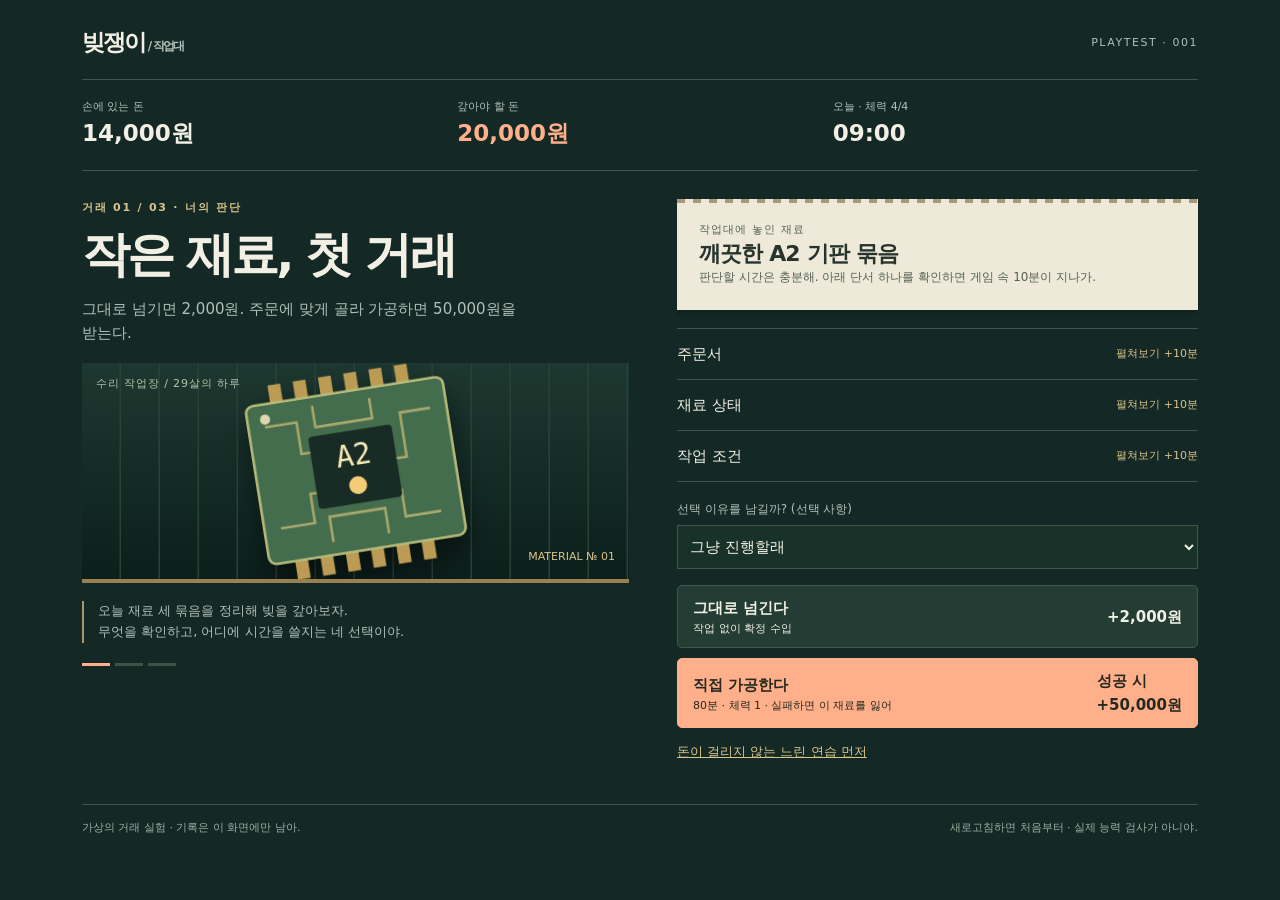
<file: debt-lab/index.html>
<!doctype html><html lang="ko"><meta charset="utf-8"><meta name="viewport" content="width=device-width,initial-scale=1"><meta http-equiv="refresh" content="0;url=./20261127-194722/"><title>빚쟁이 작업대</title><a href="./20261127-194722/">빚쟁이 작업대 열기</a></html>
</file>
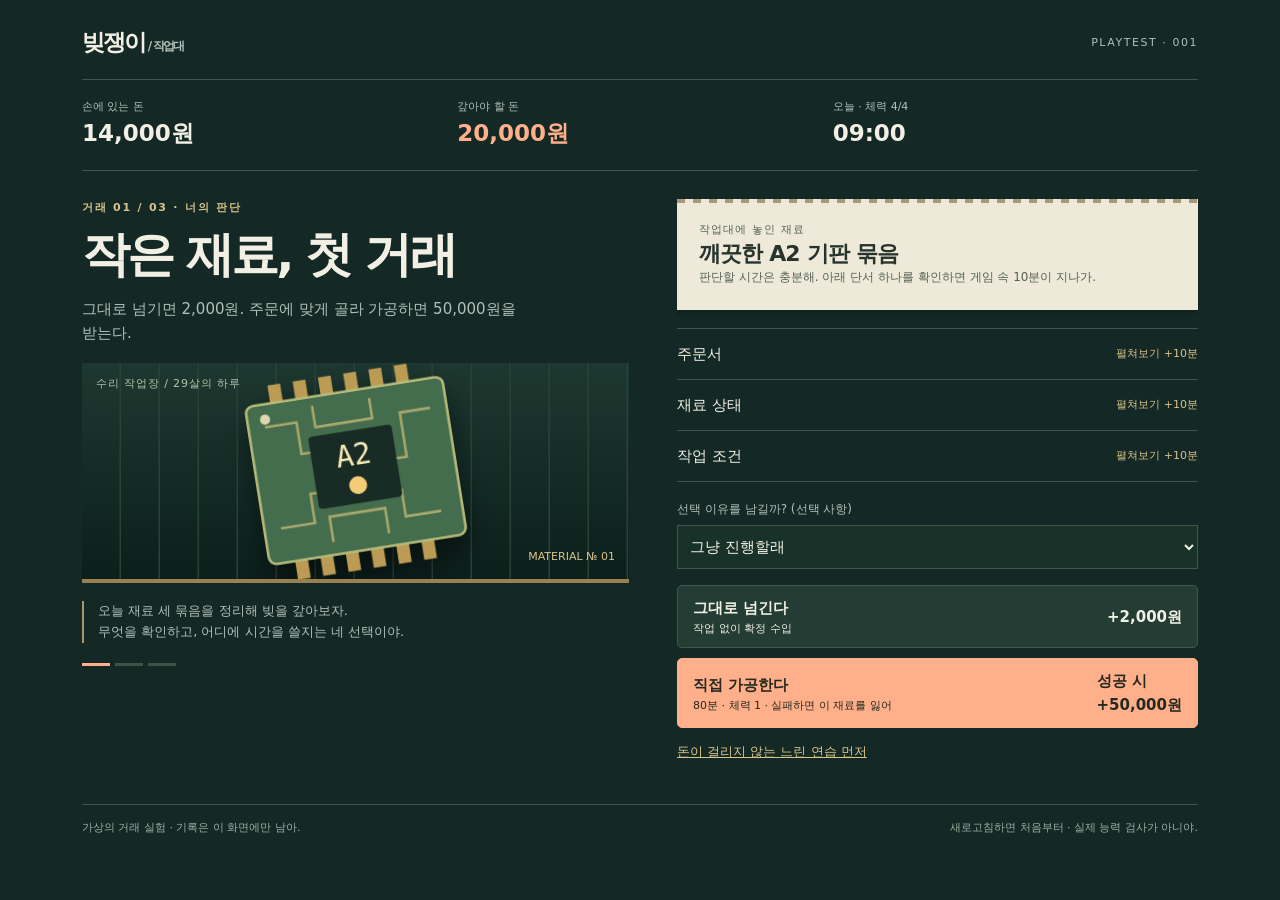
<file: debt-lab/20261127-194535/index.html>
<!doctype html>
<html lang="ko">
<head><meta charset="UTF-8"><meta name="viewport" content="width=device-width,initial-scale=1,viewport-fit=cover"><meta name="theme-color" content="#142925"><title>빚쟁이 · 작업대 실험</title><link rel="stylesheet" href="style.css"></head>
<body><div id="app"><p class="boot">작업대에 불을 켜는 중…</p></div><noscript>이 실험은 JavaScript가 필요해. 브라우저 설정에서 켜줘.</noscript><script type="module" src="app.mjs"></script><script>window.addEventListener('error',()=>{if(document.querySelector('.boot'))document.querySelector('.boot').textContent='작업대를 열지 못했어. 인터넷 연결을 확인하고 새로고침해줘.'})</script></body>
</html>
</file>
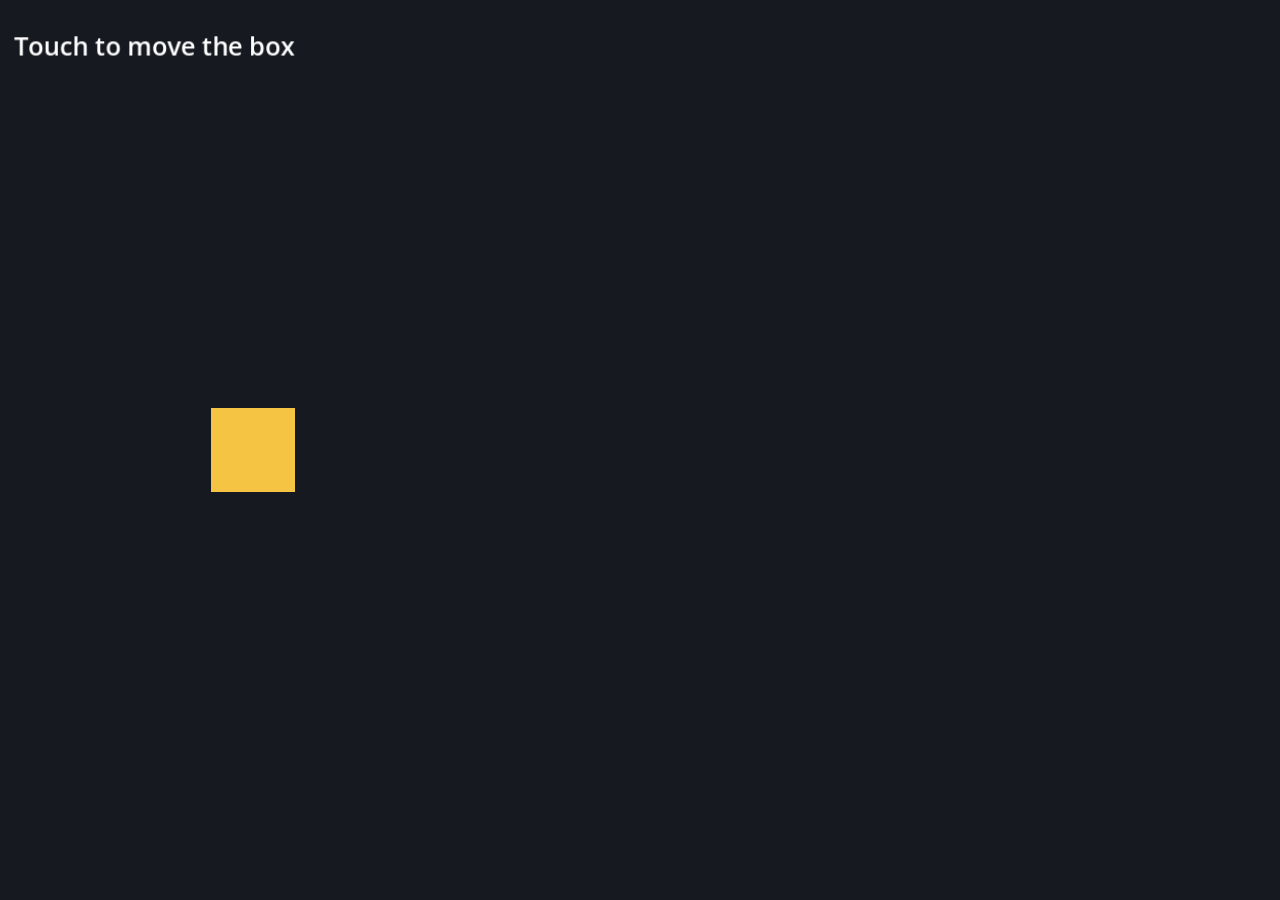
<file: touch-test/20261127-173913/index.html>
<!DOCTYPE html>
<html lang="en">
	<head>
		<meta charset="utf-8">
		<meta name="viewport" content="width=device-width, user-scalable=no, initial-scale=1.0">
		<title>Touch Test</title>
		<style>
html, body, #canvas {
	margin: 0;
	padding: 0;
	border: 0;
}

body {
	color: white;
	background-color: black;
	overflow: hidden;
	touch-action: none;
}

#canvas {
	display: block;
}

#canvas:focus {
	outline: none;
}

#status, #status-splash, #status-progress {
	position: absolute;
	left: 0;
	right: 0;
}

#status, #status-splash {
	top: 0;
	bottom: 0;
}

#status {
	background-color: #242424;
	display: flex;
	flex-direction: column;
	justify-content: center;
	align-items: center;
	visibility: hidden;
}

#status-splash {
	max-height: 100%;
	max-width: 100%;
	margin: auto;
}

#status-splash.show-image--false {
	display: none;
}

#status-splash.fullsize--true {
	height: 100%;
	width: 100%;
	object-fit: contain;
}

#status-splash.use-filter--false {
	image-rendering: pixelated;
}

#status-progress, #status-notice {
	display: none;
}

#status-progress {
	bottom: 10%;
	width: 50%;
	margin: 0 auto;
}

#status-notice {
	background-color: #5b3943;
	border-radius: 0.5rem;
	border: 1px solid #9b3943;
	color: #e0e0e0;
	font-family: 'Noto Sans', 'Droid Sans', Arial, sans-serif;
	line-height: 1.3;
	margin: 0 2rem;
	overflow: hidden;
	padding: 1rem;
	text-align: center;
	z-index: 1;
}
		</style>
		<link id="-gd-engine-icon" rel="icon" type="image/png" href="index.icon.png" />
<link rel="apple-touch-icon" href="index.apple-touch-icon.png"/>
<meta name="viewport" content="width=device-width, initial-scale=1, maximum-scale=1, user-scalable=no">
	</head>
	<body>
		<canvas id="canvas">
			Your browser does not support the canvas tag.
		</canvas>

		<noscript>
			Your browser does not support JavaScript.
		</noscript>

		<div id="status">
			<img id="status-splash" class="show-image--true fullsize--true use-filter--true" src="index.png" alt="">
			<progress id="status-progress"></progress>
			<div id="status-notice"></div>
		</div>

		<script src="index.js"></script>
		<script>
const GODOT_CONFIG = {"args":[],"canvasResizePolicy":2,"emscriptenPoolSize":8,"ensureCrossOriginIsolationHeaders":true,"executable":"index","experimentalVK":false,"fileSizes":{"index.pck":3544,"index.wasm":39514754},"focusCanvas":true,"gdextensionLibs":[],"godotPoolSize":4};
const GODOT_THREADS_ENABLED = false;
const engine = new Engine(GODOT_CONFIG);

(function () {
	const statusOverlay = document.getElementById('status');
	const statusProgress = document.getElementById('status-progress');
	const statusNotice = document.getElementById('status-notice');

	let initializing = true;
	let statusMode = '';

	function setStatusMode(mode) {
		if (statusMode === mode || !initializing) {
			return;
		}
		if (mode === 'hidden') {
			statusOverlay.remove();
			initializing = false;
			return;
		}
		statusOverlay.style.visibility = 'visible';
		statusProgress.style.display = mode === 'progress' ? 'block' : 'none';
		statusNotice.style.display = mode === 'notice' ? 'block' : 'none';
		statusMode = mode;
	}

	function setStatusNotice(text) {
		while (statusNotice.lastChild) {
			statusNotice.removeChild(statusNotice.lastChild);
		}
		const lines = text.split('\n');
		lines.forEach((line) => {
			statusNotice.appendChild(document.createTextNode(line));
			statusNotice.appendChild(document.createElement('br'));
		});
	}

	function displayFailureNotice(err) {
		console.error(err);
		if (err instanceof Error) {
			setStatusNotice(err.message);
		} else if (typeof err === 'string') {
			setStatusNotice(err);
		} else {
			setStatusNotice('An unknown error occurred.');
		}
		setStatusMode('notice');
		initializing = false;
	}

	const missing = Engine.getMissingFeatures({
		threads: GODOT_THREADS_ENABLED,
	});

	if (missing.length !== 0) {
		if (GODOT_CONFIG['serviceWorker'] && GODOT_CONFIG['ensureCrossOriginIsolationHeaders'] && 'serviceWorker' in navigator) {
			let serviceWorkerRegistrationPromise;
			try {
				serviceWorkerRegistrationPromise = navigator.serviceWorker.getRegistration();
			} catch (err) {
				serviceWorkerRegistrationPromise = Promise.reject(new Error('Service worker registration failed.'));
			}
			// There's a chance that installing the service worker would fix the issue
			Promise.race([
				serviceWorkerRegistrationPromise.then((registration) => {
					if (registration != null) {
						return Promise.reject(new Error('Service worker already exists.'));
					}
					return registration;
				}).then(() => engine.installServiceWorker()),
				// For some reason, `getRegistration()` can stall
				new Promise((resolve) => {
					setTimeout(() => resolve(), 2000);
				}),
			]).then(() => {
				// Reload if there was no error.
				window.location.reload();
			}).catch((err) => {
				console.error('Error while registering service worker:', err);
			});
		} else {
			// Display the message as usual
			const missingMsg = 'Error\nThe following features required to run Godot projects on the Web are missing:\n';
			displayFailureNotice(missingMsg + missing.join('\n'));
		}
	} else {
		setStatusMode('progress');
		engine.startGame({
			'onProgress': function (current, total) {
				if (current > 0 && total > 0) {
					statusProgress.value = current;
					statusProgress.max = total;
				} else {
					statusProgress.removeAttribute('value');
					statusProgress.removeAttribute('max');
				}
			},
		}).then(() => {
			setStatusMode('hidden');
		}, displayFailureNotice);
	}
}());
		</script>
	</body>
</html>
</file>
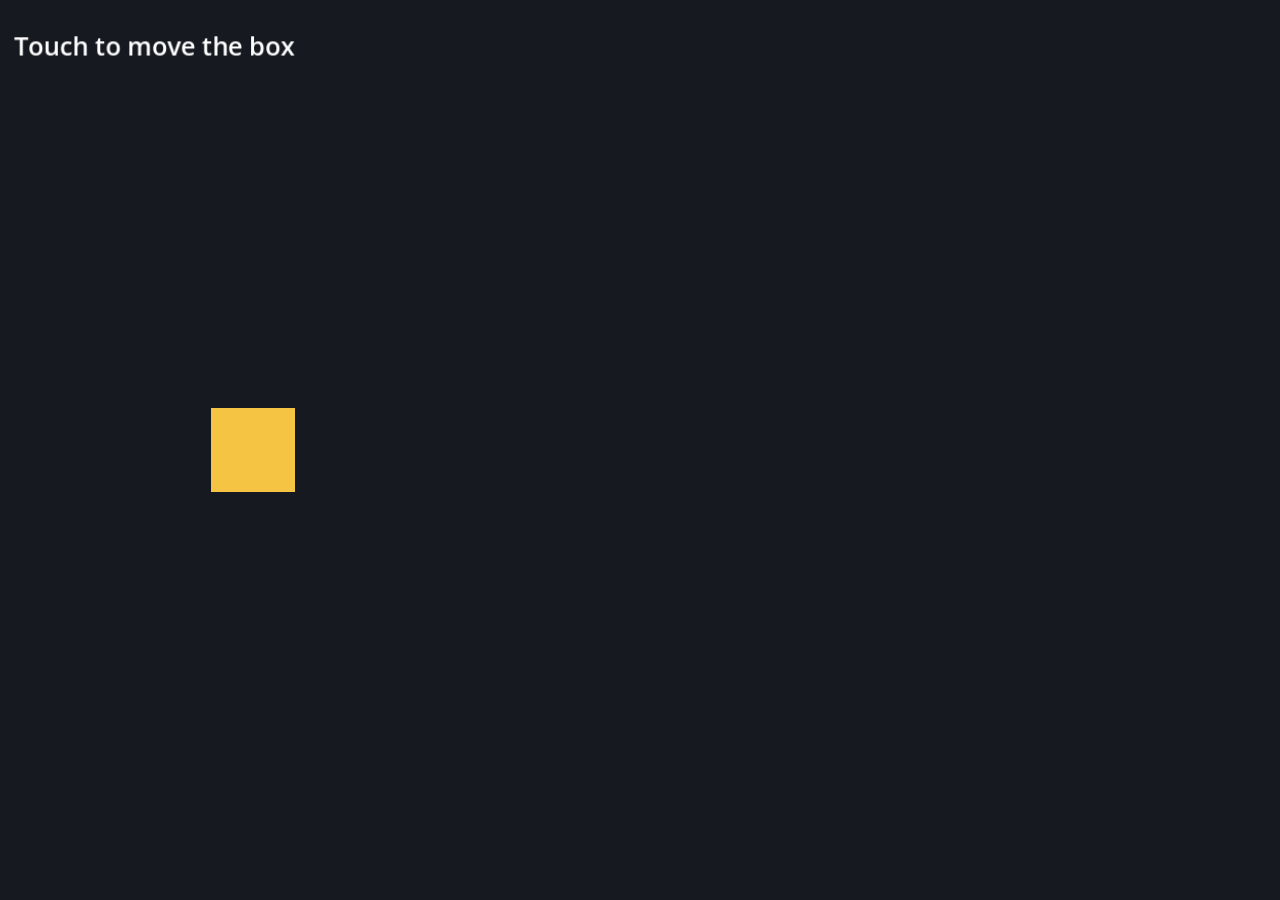
<file: touch-test/20261127-174317/index.html>
<!DOCTYPE html>
<html lang="en">
	<head>
		<meta charset="utf-8">
		<meta name="viewport" content="width=device-width, user-scalable=no, initial-scale=1.0">
		<title>Touch Test</title>
		<style>
html, body, #canvas {
	margin: 0;
	padding: 0;
	border: 0;
}

body {
	color: white;
	background-color: black;
	overflow: hidden;
	touch-action: none;
}

#canvas {
	display: block;
}

#canvas:focus {
	outline: none;
}

#status, #status-splash, #status-progress {
	position: absolute;
	left: 0;
	right: 0;
}

#status, #status-splash {
	top: 0;
	bottom: 0;
}

#status {
	background-color: #242424;
	display: flex;
	flex-direction: column;
	justify-content: center;
	align-items: center;
	visibility: hidden;
}

#status-splash {
	max-height: 100%;
	max-width: 100%;
	margin: auto;
}

#status-splash.show-image--false {
	display: none;
}

#status-splash.fullsize--true {
	height: 100%;
	width: 100%;
	object-fit: contain;
}

#status-splash.use-filter--false {
	image-rendering: pixelated;
}

#status-progress, #status-notice {
	display: none;
}

#status-progress {
	bottom: 10%;
	width: 50%;
	margin: 0 auto;
}

#status-notice {
	background-color: #5b3943;
	border-radius: 0.5rem;
	border: 1px solid #9b3943;
	color: #e0e0e0;
	font-family: 'Noto Sans', 'Droid Sans', Arial, sans-serif;
	line-height: 1.3;
	margin: 0 2rem;
	overflow: hidden;
	padding: 1rem;
	text-align: center;
	z-index: 1;
}
		</style>
		<link id="-gd-engine-icon" rel="icon" type="image/png" href="index.icon.png" />
<link rel="apple-touch-icon" href="index.apple-touch-icon.png"/>
<meta name="viewport" content="width=device-width, initial-scale=1, maximum-scale=1, user-scalable=no">
	</head>
	<body>
		<canvas id="canvas">
			Your browser does not support the canvas tag.
		</canvas>

		<noscript>
			Your browser does not support JavaScript.
		</noscript>

		<div id="status">
			<img id="status-splash" class="show-image--true fullsize--true use-filter--true" src="index.png" alt="">
			<progress id="status-progress"></progress>
			<div id="status-notice"></div>
		</div>

		<script src="index.js"></script>
		<script>
const GODOT_CONFIG = {"args":[],"canvasResizePolicy":2,"emscriptenPoolSize":8,"ensureCrossOriginIsolationHeaders":true,"executable":"index","experimentalVK":false,"fileSizes":{"index.pck":281020,"index.wasm":39514754},"focusCanvas":true,"gdextensionLibs":[],"godotPoolSize":4};
const GODOT_THREADS_ENABLED = false;
const engine = new Engine(GODOT_CONFIG);

(function () {
	const statusOverlay = document.getElementById('status');
	const statusProgress = document.getElementById('status-progress');
	const statusNotice = document.getElementById('status-notice');

	let initializing = true;
	let statusMode = '';

	function setStatusMode(mode) {
		if (statusMode === mode || !initializing) {
			return;
		}
		if (mode === 'hidden') {
			statusOverlay.remove();
			initializing = false;
			return;
		}
		statusOverlay.style.visibility = 'visible';
		statusProgress.style.display = mode === 'progress' ? 'block' : 'none';
		statusNotice.style.display = mode === 'notice' ? 'block' : 'none';
		statusMode = mode;
	}

	function setStatusNotice(text) {
		while (statusNotice.lastChild) {
			statusNotice.removeChild(statusNotice.lastChild);
		}
		const lines = text.split('\n');
		lines.forEach((line) => {
			statusNotice.appendChild(document.createTextNode(line));
			statusNotice.appendChild(document.createElement('br'));
		});
	}

	function displayFailureNotice(err) {
		console.error(err);
		if (err instanceof Error) {
			setStatusNotice(err.message);
		} else if (typeof err === 'string') {
			setStatusNotice(err);
		} else {
			setStatusNotice('An unknown error occurred.');
		}
		setStatusMode('notice');
		initializing = false;
	}

	const missing = Engine.getMissingFeatures({
		threads: GODOT_THREADS_ENABLED,
	});

	if (missing.length !== 0) {
		if (GODOT_CONFIG['serviceWorker'] && GODOT_CONFIG['ensureCrossOriginIsolationHeaders'] && 'serviceWorker' in navigator) {
			let serviceWorkerRegistrationPromise;
			try {
				serviceWorkerRegistrationPromise = navigator.serviceWorker.getRegistration();
			} catch (err) {
				serviceWorkerRegistrationPromise = Promise.reject(new Error('Service worker registration failed.'));
			}
			// There's a chance that installing the service worker would fix the issue
			Promise.race([
				serviceWorkerRegistrationPromise.then((registration) => {
					if (registration != null) {
						return Promise.reject(new Error('Service worker already exists.'));
					}
					return registration;
				}).then(() => engine.installServiceWorker()),
				// For some reason, `getRegistration()` can stall
				new Promise((resolve) => {
					setTimeout(() => resolve(), 2000);
				}),
			]).then(() => {
				// Reload if there was no error.
				window.location.reload();
			}).catch((err) => {
				console.error('Error while registering service worker:', err);
			});
		} else {
			// Display the message as usual
			const missingMsg = 'Error\nThe following features required to run Godot projects on the Web are missing:\n';
			displayFailureNotice(missingMsg + missing.join('\n'));
		}
	} else {
		setStatusMode('progress');
		engine.startGame({
			'onProgress': function (current, total) {
				if (current > 0 && total > 0) {
					statusProgress.value = current;
					statusProgress.max = total;
				} else {
					statusProgress.removeAttribute('value');
					statusProgress.removeAttribute('max');
				}
			},
		}).then(() => {
			setStatusMode('hidden');
		}, displayFailureNotice);
	}
}());
		</script>
	</body>
</html>
</file>
<file: debt-lab/20261127-194535/style.css>
*{box-sizing:border-box} :root{color-scheme:dark;--bg:#142925;--ink:#f2f0e4;--muted:#b2c0b7;--paper:#eee9d8;--orange:#ffb08a;--line:#42564c}body{margin:0;background:var(--bg);color:var(--ink);font-family:system-ui,-apple-system,'Segoe UI',sans-serif;font-size:15px;line-height:1.6}button,select{font:inherit}button{cursor:pointer;min-height:48px;border:1px solid var(--line);border-radius:5px;padding:10px 15px;background:#233c34;color:var(--ink);text-align:left}button:hover{border-color:#c5cbb5;background:#304d40}button:disabled{opacity:.55;cursor:default}button:focus-visible,a:focus-visible,select:focus-visible{outline:3px solid #ffd270;outline-offset:4px}h1,h2,h3,p{margin:0}h1{font-size:clamp(30px,5vw,48px);letter-spacing:-.06em;line-height:1.2}h2{font-size:25px;letter-spacing:-.04em;line-height:1.35}h3{font-size:16px}small,.small{font-size:12px}.muted{color:var(--muted)}.shell{max-width:1180px;margin:auto;padding:24px 32px 48px}.mast{display:flex;align-items:center;justify-content:space-between;padding-bottom:18px;border-bottom:1px solid var(--line)}.brand{font-size:23px;font-weight:900;letter-spacing:-.08em}.edition{font-size:11px;letter-spacing:.14em;color:var(--muted)}.ledger{display:grid;grid-template-columns:1fr 1fr 1fr;gap:10px;padding:18px 0;border-bottom:1px solid var(--line)}.ledger span{display:block;color:var(--muted);font-size:11px}.ledger strong{font-size:clamp(16px,2.5vw,23px);font-variant-numeric:tabular-nums}.ledger .debt{color:var(--orange)}.layout{display:grid;grid-template-columns:1.05fr 1fr;gap:48px;padding-top:28px}.eyebrow{color:#d9c38b;font-size:11px;letter-spacing:.16em;font-weight:700;margin-bottom:9px}.lead{margin:14px 0 18px;color:var(--muted);max-width:46ch}.scene{position:relative;min-height:220px;overflow:hidden;border-bottom:4px solid #9a8051;background:repeating-linear-gradient(90deg,transparent 0 37px,#294238 38px 39px),linear-gradient(#1d3830,#0c1f1b);display:grid;place-items:center}.scene:before{content:'수리 작업장 / 29살의 하루';position:absolute;top:12px;left:14px;font-size:11px;letter-spacing:.08em;color:#b3c4ab}.scene svg{width:230px;filter:drop-shadow(0 15px 14px #0007);transform:rotate(-9deg)}.scene .stamp{position:absolute;bottom:14px;right:14px;font-size:11px;color:#d9c38b}.context{border-left:2px solid #ab9668;padding-left:14px;margin-top:18px;color:var(--muted);font-size:13px}.paper{background:var(--paper);color:#26342d;padding:22px;position:relative;box-shadow:0 5px 0 #0a171544}.paper:before{content:'';position:absolute;top:0;left:0;width:100%;height:4px;background:repeating-linear-gradient(90deg,#a99775 0 8px,transparent 8px 16px)}.paper .muted{color:#556256}.paper h2{font-size:22px}.paper .label{font-size:11px;color:#536454;letter-spacing:.1em}.clues{margin:18px 0}.clue{border-top:1px solid var(--line)}.clue:last-child{border-bottom:1px solid var(--line)}.clue button{border:0;background:transparent;width:100%;display:flex;justify-content:space-between;align-items:center;padding:13px 0;gap:15px}.clue button span:last-child{font-size:11px;color:#d9c38b;white-space:nowrap}.clue p{font-size:14px;color:#d7ded0;padding:0 0 16px}.actions{display:grid;gap:10px;margin-top:16px}.actions button{display:flex;justify-content:space-between;gap:10px;align-items:center}.actions strong{display:block}.actions small{display:block;font-size:11px;font-weight:400}.primary{background:var(--orange);color:#25291f;border-color:var(--orange);font-weight:750}.primary:hover{background:#ffc4a6;color:#25291f}.secondary{background:transparent}.textbutton{padding:8px 0;border:0;background:transparent;color:#d9c38b;text-decoration:underline;font-size:13px}.reason{margin-top:15px}.reason label{display:block;font-size:12px;color:var(--muted);margin-bottom:6px}.reason select{width:100%;min-height:44px;background:#193229;color:var(--ink);border:1px solid var(--line);padding:8px}.footer{margin-top:28px;border-top:1px solid var(--line);padding-top:14px;font-size:11px;color:#9cafa2;display:flex;justify-content:space-between;gap:20px}.notice{margin:16px 0;color:#f9c989;font-size:13px}.progress{display:flex;gap:5px;margin-top:20px}.progress i{width:28px;height:3px;background:#405246}.progress i.on{background:var(--orange)}.work{max-width:700px;margin:26px auto}.work .paper{margin:18px 0}.work-head{display:flex;justify-content:space-between;gap:12px;align-items:center}.track{position:relative;height:265px;margin:20px 0;background:repeating-linear-gradient(0deg,#10231f 0 30px,#243b33 31px 32px);border:1px solid #3c5546;overflow:hidden}.track:before,.track:after{content:'';position:absolute;width:14px;top:0;bottom:0;background:repeating-linear-gradient(#3b4a3d 0 14px,#1e3229 14px 28px);z-index:0}.track:after{right:0}.module{position:absolute;top:65px;left:calc(50% - 65px);width:130px;height:130px;border:0;padding:0;background:transparent;animation:drift 2.6s ease-in-out infinite alternate}.module:hover{background:transparent}.module svg{width:130px;height:130px;filter:drop-shadow(0 7px 3px #0007)}@keyframes drift{from{transform:translateX(-65px) rotate(-4deg)}to{transform:translateX(65px) rotate(4deg)}}.paused .module{animation-play-state:paused}.module:disabled{opacity:1}.timer{height:4px;background:#304c3f}.timer i{display:block;height:100%;background:#f5c36c;width:100%}.work-controls{display:grid;grid-template-columns:1fr 1fr;gap:10px}.feedback{min-height:26px;font-size:14px;color:#f5c36c}.big-money{font-size:45px;font-weight:850;letter-spacing:-.06em;line-height:1.2;margin:16px 0}.result{max-width:720px;margin:30px auto}.result .paper{margin-bottom:22px}.observations{padding-left:20px;color:#d9e0d4}.observations li{padding-bottom:10px}.history-item{padding:16px 0;border-bottom:1px solid var(--line)}.history-item p{font-size:13px;color:var(--muted);margin-top:6px}.history-item .money{float:right;color:#e8cf98}.boot{padding:40px}.error{background:#583c2d;color:#fff1d6;padding:12px;margin-top:12px}.sr-only{position:absolute;width:1px;height:1px;overflow:hidden;clip:rect(0,0,0,0)}@media(max-width:700px){.shell{padding:16px 20px 30px}.mast{padding-bottom:12px}.layout{grid-template-columns:1fr;gap:24px;padding-top:22px}.scene{min-height:170px}.scene svg{width:170px}.lead{margin:10px 0 16px}.context{margin-top:14px}.paper{padding:19px}.footer{flex-direction:column;gap:5px}.ledger{padding:13px 0}.work{margin-top:22px}.track{height:235px}.module{top:50px}.big-money{font-size:38px}}@media(prefers-reduced-motion:reduce){.module{animation:none}*{scroll-behavior:auto!important}}
</file>
